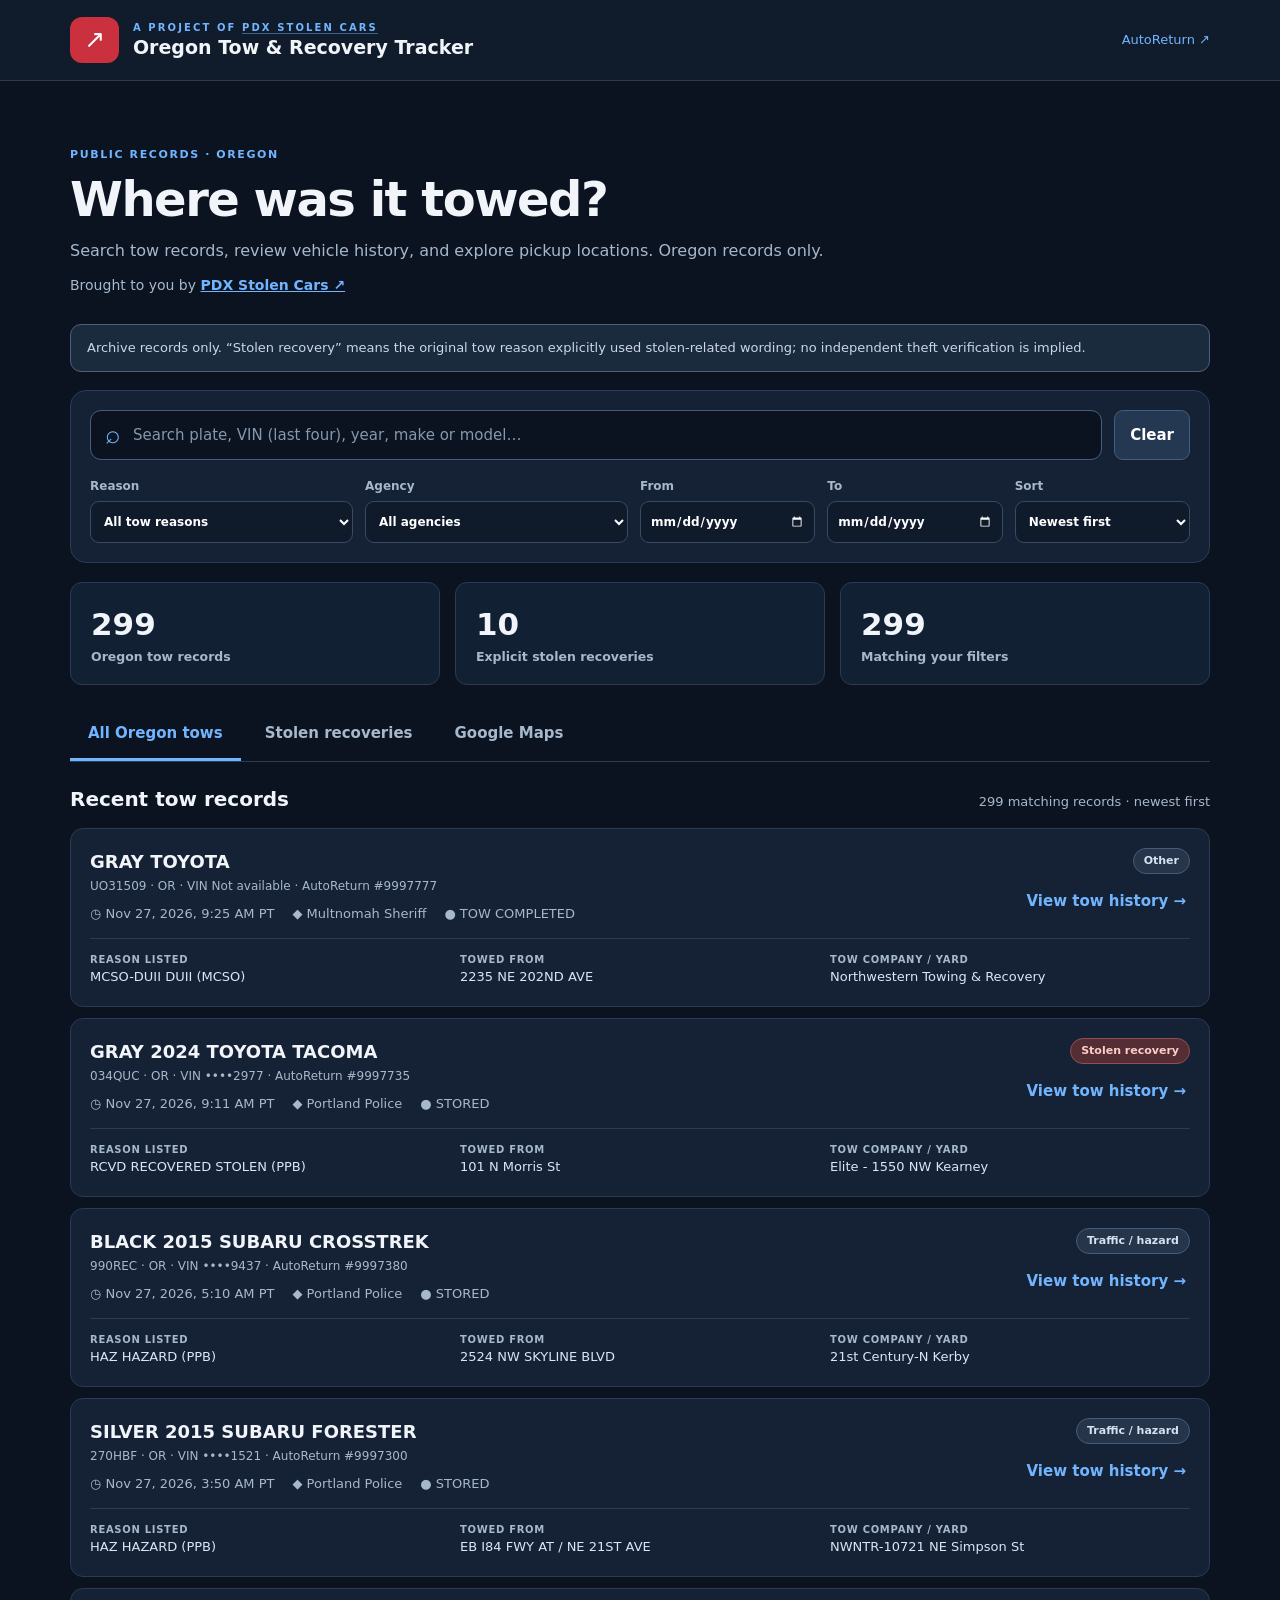
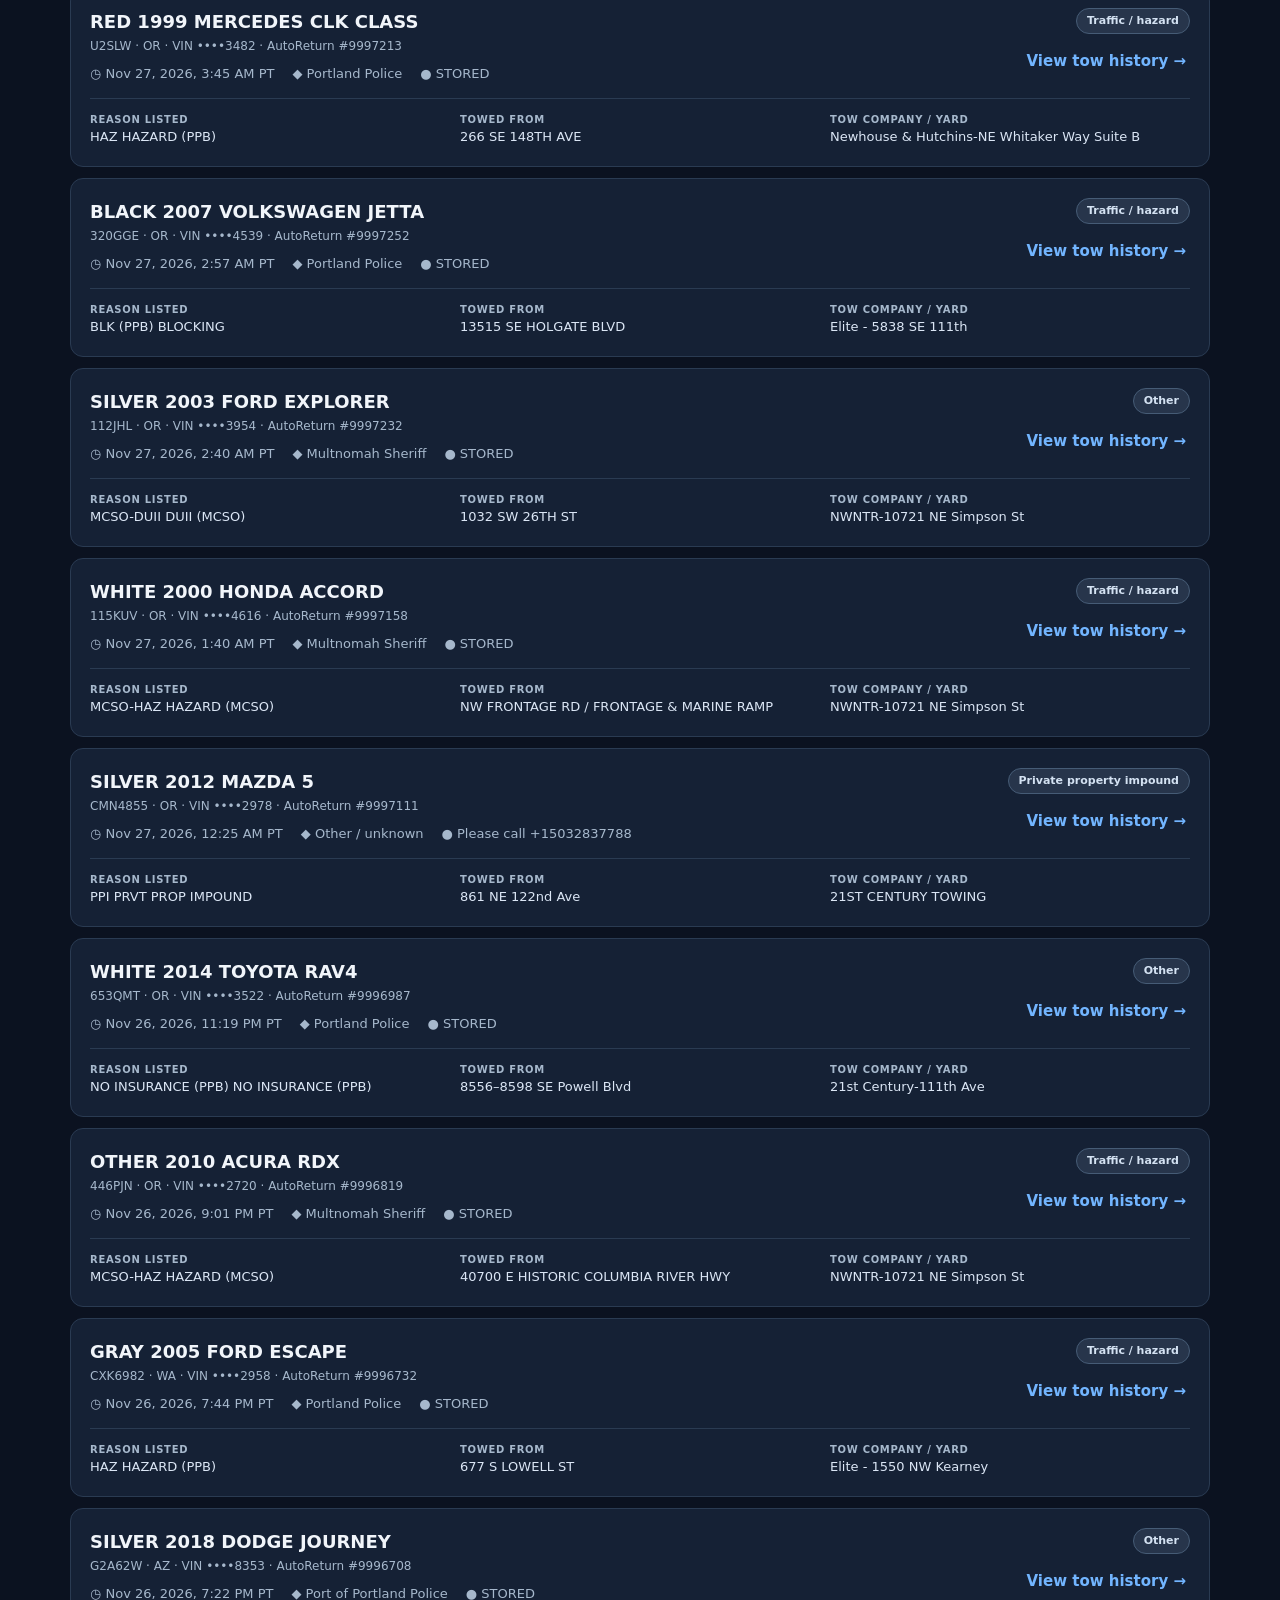
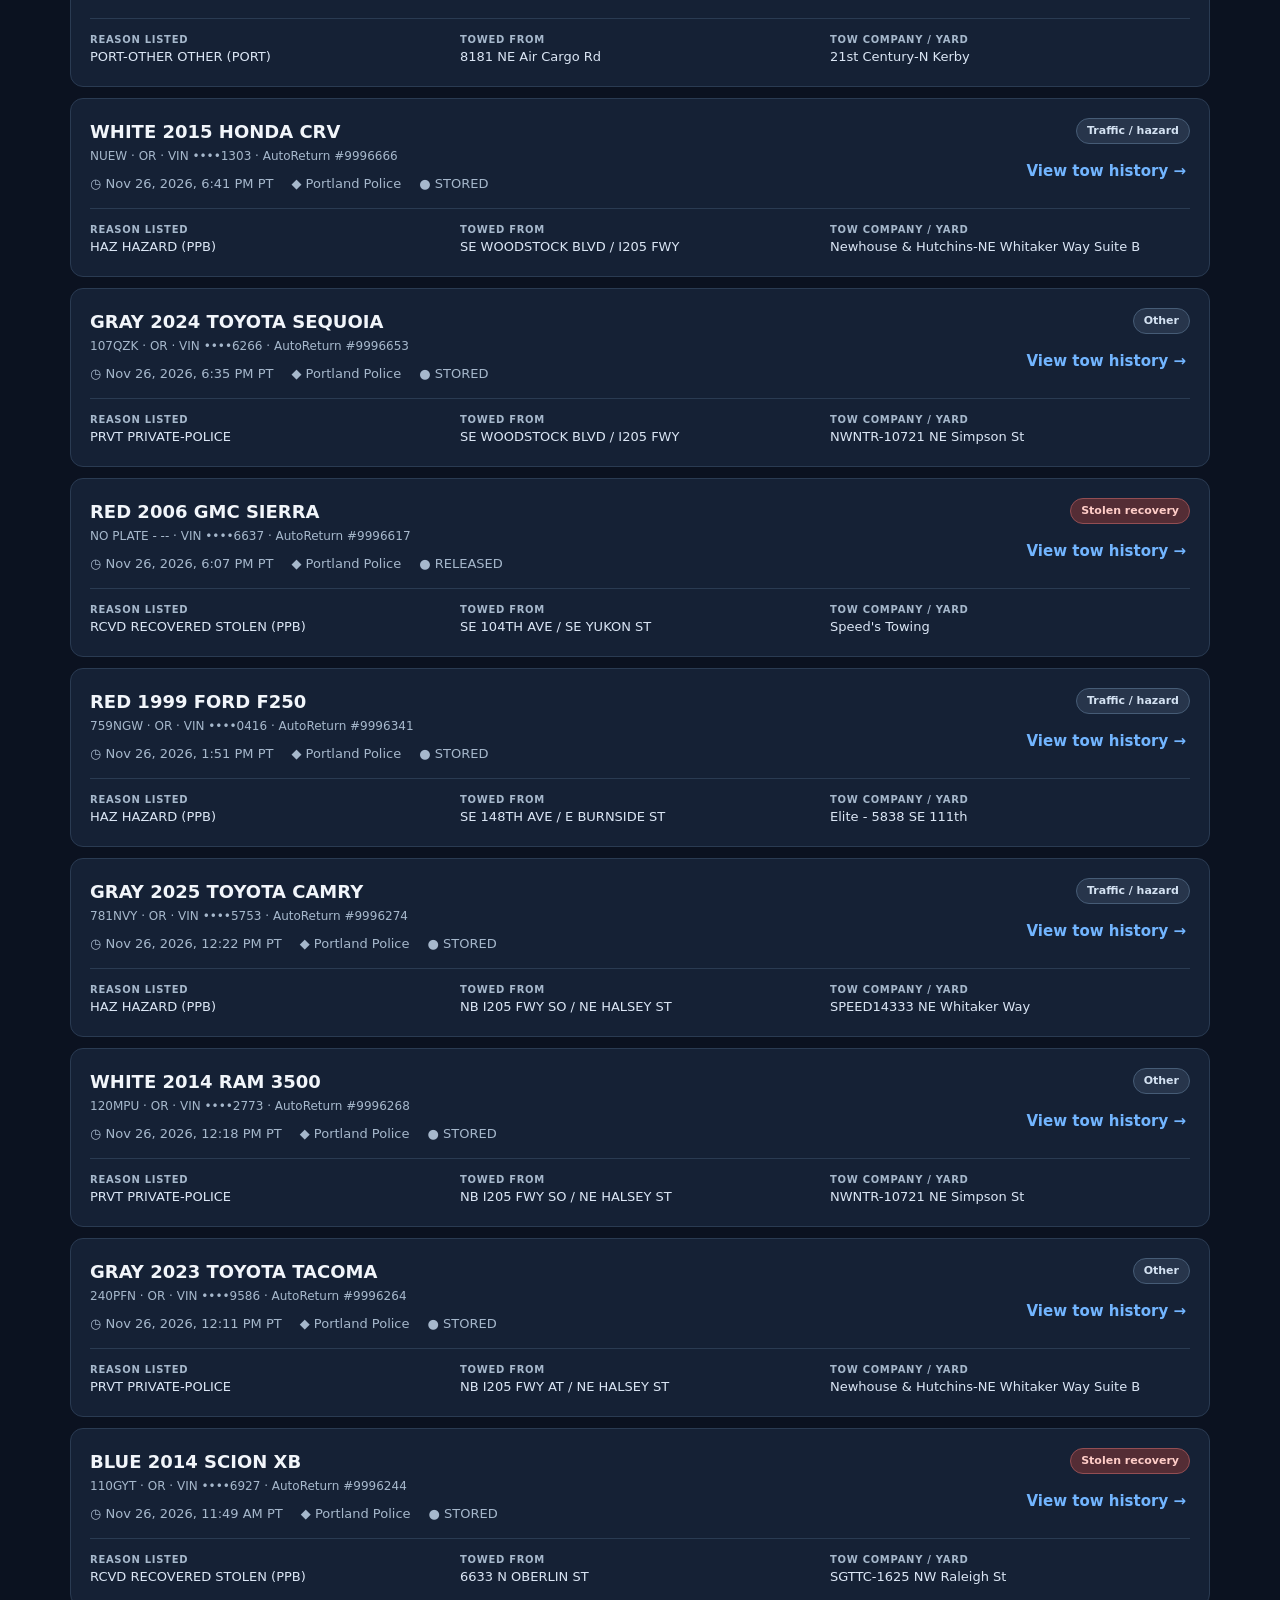
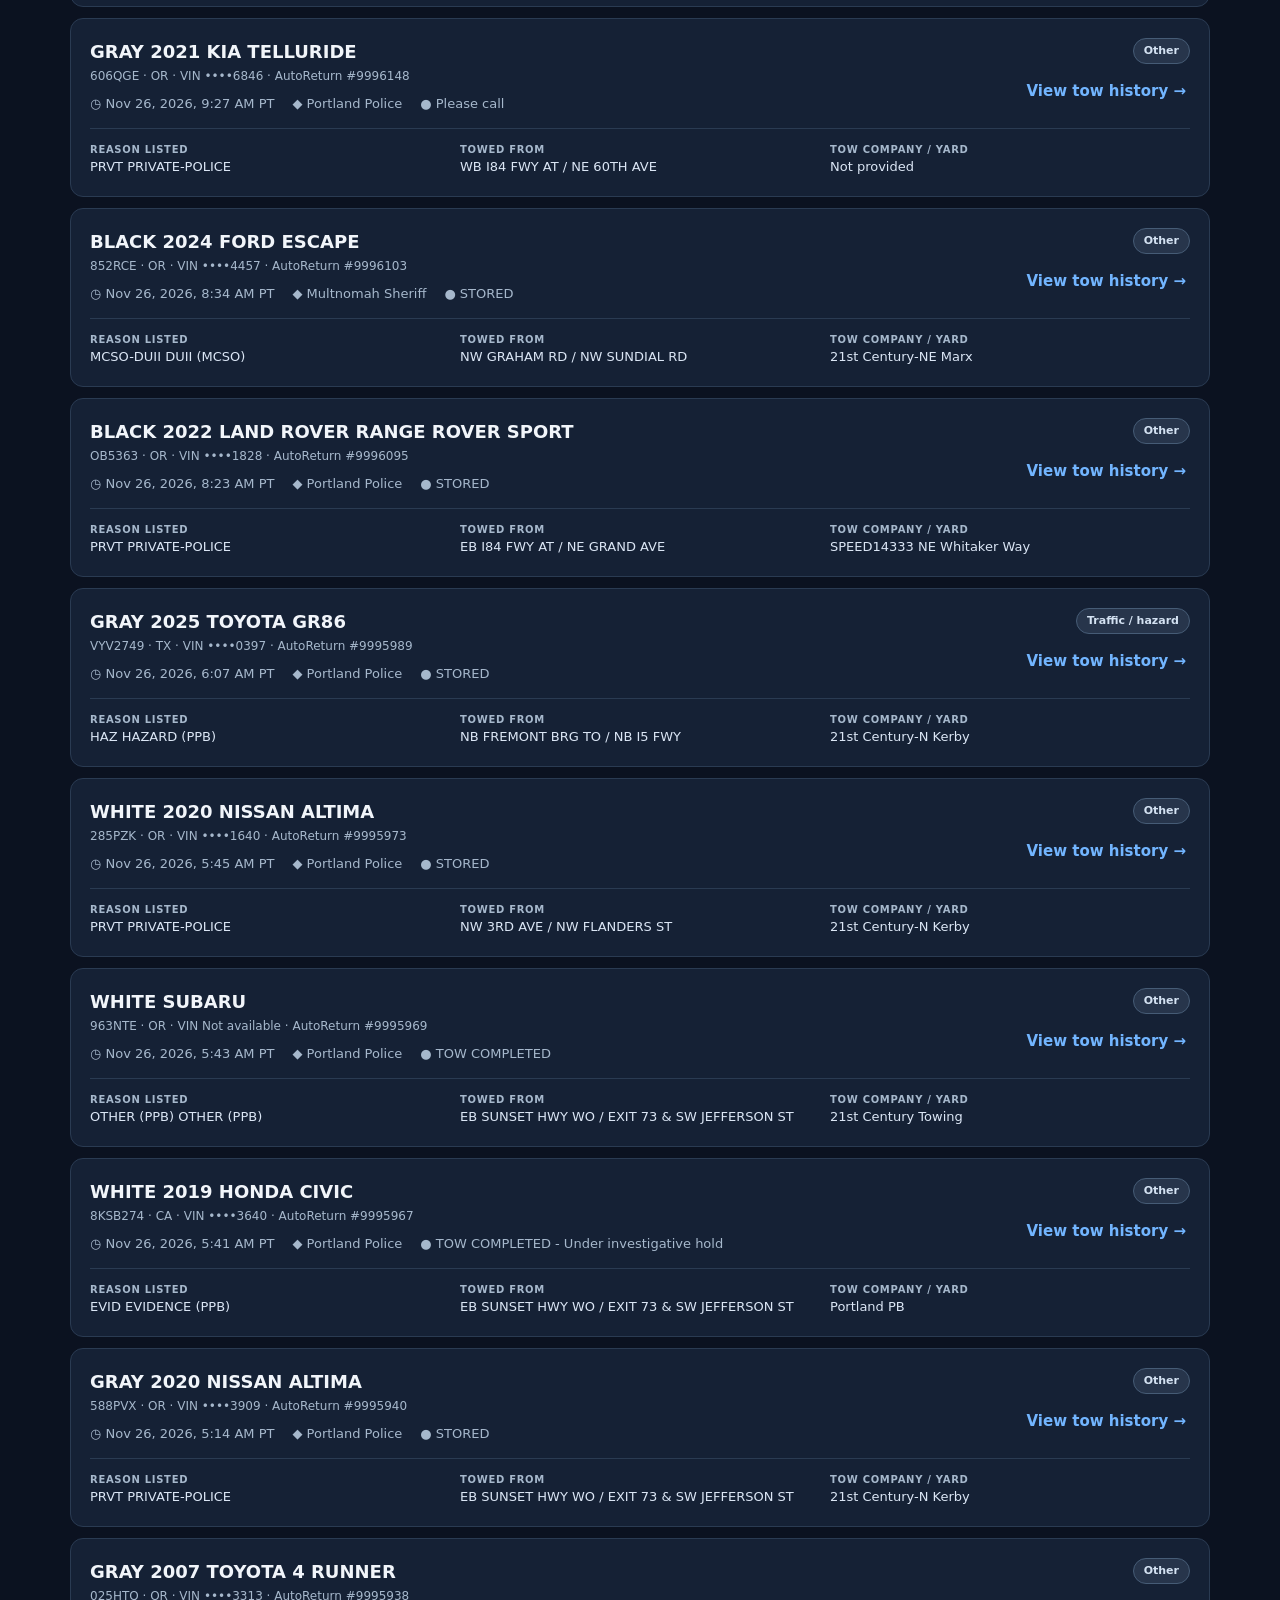
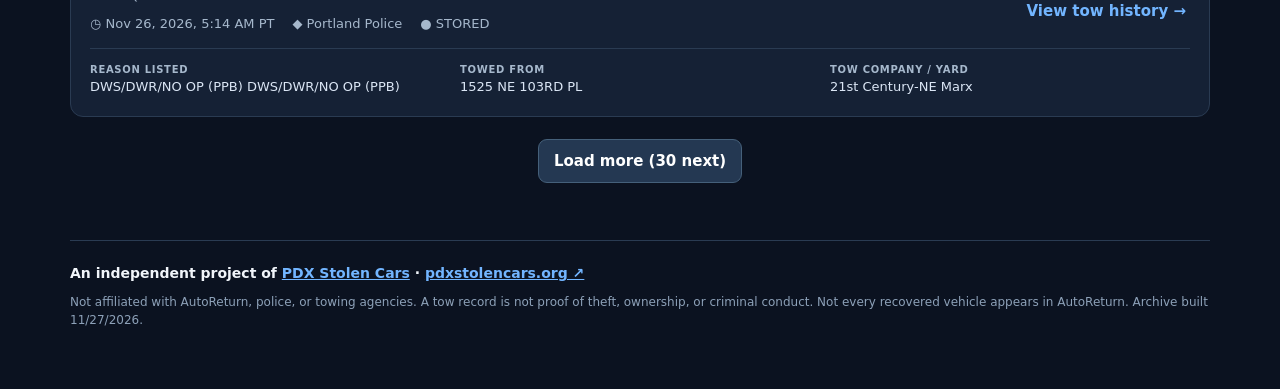
<file: site/index.html>
<!doctype html>
<html lang="en">
<head>
  <meta charset="utf-8">
  <meta name="viewport" content="width=device-width,initial-scale=1">
  <meta name="theme-color" content="#111b2a">
  <meta name="description" content="Oregon Tow & Recovery Tracker, a project of PDX Stolen Cars (pdxstolencars.org). Search Oregon tow records, vehicle history, and reported pickup locations.">
  <title>Oregon Tow & Recovery Tracker · A Project of PDX Stolen Cars</title>
  <link rel="stylesheet" href="assets/style.css">
  <style>
    /* Small attribution additions only; the site's existing styling remains intact. */
    .brand-overline a { color: inherit; text-decoration: none; border-bottom: 1px solid rgba(114,181,255,.45); }
    .brand-overline a:hover { border-bottom-color: currentColor; }
    .project-attribution { margin-top: 12px !important; font-size: 14px !important; }
    .project-attribution a { font-weight: 750; }
    .project-footer-credit { color: var(--txt); font-size: 14px; font-weight: 650; margin-bottom: 9px; }
    .project-footer-credit a { font-weight: 800; }
    .project-footer-note { margin: 0; }
  </style>
</head>
<body>
<div class="shell">
  <header class="topbar">
    <div class="brand">
      <span class="brand-icon">↗</span>
      <div>
        <span class="brand-overline">A PROJECT OF <a href="https://pdxstolencars.org/" target="_blank" rel="noopener noreferrer" aria-label="Visit PDX Stolen Cars website">PDX STOLEN CARS</a></span>
        <strong>Oregon Tow &amp; Recovery Tracker</strong>
      </div>
    </div>
    <a class="top-link" href="https://search.autoreturn.com/" target="_blank" rel="noopener noreferrer">AutoReturn ↗</a>
  </header>
  <main class="container">
    <div class="hero">
      <div class="hero-tag">PUBLIC RECORDS · OREGON</div>
      <h1>Where was it towed?</h1>
      <p>Search tow records, review vehicle history, and explore pickup locations. Oregon records only.</p>
      <p class="project-attribution">Brought to you by <a href="https://pdxstolencars.org/" target="_blank" rel="noopener noreferrer">PDX Stolen Cars ↗</a></p>
    </div>
    <div id="notice" class="notice" role="status">Loading available tow records…</div>
    <section class="search-panel" aria-label="Vehicle search and filters">
      <div class="search-row"><label for="q" class="visually-hidden">Search by license plate, VIN suffix, or vehicle</label><div class="search-field"><span>⌕</span><input id="q" autocomplete="off" placeholder="Search plate, VIN (last four), year, make or model…" /></div><button id="clear" class="secondary">Clear</button></div>
      <div class="filter-row">
        <label>Reason<select id="reason"><option value="all">All tow reasons</option><option value="stolen_recovery">Stolen recoveries</option><option value="needs_review">Needs review</option><option value="impound">Impound</option><option value="private_property">Private property impound</option><option value="parking">Parking / construction</option><option value="abandoned">Abandoned</option><option value="collision">Collision</option><option value="traffic">Traffic / hazard</option><option value="other">Other</option></select></label>
        <label>Agency<select id="agency"><option value="all">All agencies</option><option value="PPB">Portland Police (PPB)</option><option value="MCSO">Multnomah Sheriff (MCSO)</option><option value="TRIMET">TriMet / Transit Police</option><option value="PORT_POLICE">Port of Portland Police</option><option value="PBOT">PBOT</option><option value="OTHER">Other / unknown</option></select></label>
        <label>From<input id="from" type="date"></label><label>To<input id="to" type="date"></label>
        <label>Sort<select id="sort"><option value="newest">Newest first</option><option value="oldest">Oldest first</option></select></label>
      </div>
    </section>
    <section class="summary" aria-label="Data counts">
      <div><span id="countAll">0</span><small>Oregon tow records</small></div>
      <div><span id="countStolen">0</span><small>Explicit stolen recoveries</small></div>
      <div><span id="countMatches">0</span><small>Matching your filters</small></div>
    </section>
    <nav class="tabs" aria-label="Views"><button data-tab="all" class="active">All Oregon tows</button><button data-tab="stolen">Stolen recoveries</button><button data-tab="map">Google Maps</button></nav>
    <div id="resultsView"><div class="result-heading"><h2 id="resultTitle">Recent tow records</h2><span id="resultDescription"></span></div><div id="records" class="records"></div><div class="pager"><button id="more" class="secondary" hidden>Load more records</button></div></div>
    <div id="mapView" hidden><div class="result-heading"><h2>Tow pickup locations</h2><span>Maps show the reported “Towed From” location—not the storage lot or original theft location.</span></div><div id="map" class="map-frame" aria-label="Map of tow pickup locations"></div><div id="mapFallback" class="map-fallback"></div></div>
    <footer>
      <div class="project-footer-credit">An independent project of <a href="https://pdxstolencars.org/" target="_blank" rel="noopener noreferrer">PDX Stolen Cars</a> · <a href="https://pdxstolencars.org/" target="_blank" rel="noopener noreferrer">pdxstolencars.org ↗</a></div>
      <p class="project-footer-note">Not affiliated with AutoReturn, police, or towing agencies. A tow record is not proof of theft, ownership, or criminal conduct. Not every recovered vehicle appears in AutoReturn. <span id="updated"></span></p>
    </footer>
  </main>
</div>
<div id="detailModal" class="modal" hidden><div class="modal-backdrop" data-close="true"></div><section class="modal-card" role="dialog" aria-modal="true" aria-labelledby="detailTitle"><div class="modal-top"><span class="eyebrow" id="detailTitle">VEHICLE TOW HISTORY</span><button id="closeDetail" class="close" aria-label="Close vehicle history">×</button></div><div id="detailContent"></div></section></div>
<script src="config.js"></script><script src="assets/app.js" defer></script>
</body>
</html>
</file>
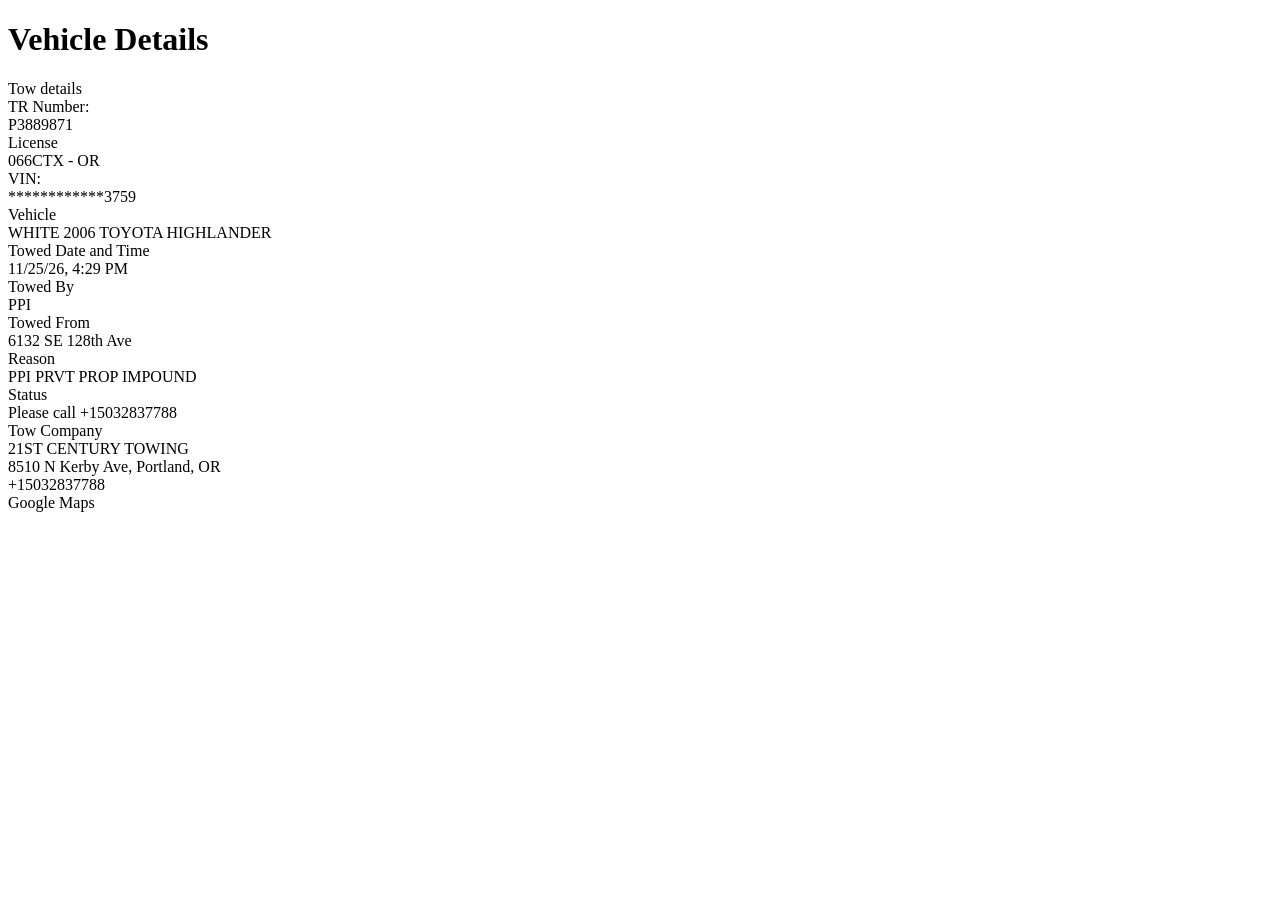
<file: tests/fixtures/oregon_private_property.html>
<!doctype html><html><body><h1>Vehicle Details</h1><div>Tow details</div>
<div>TR Number:</div><div>P3889871</div>
<div>License</div><div>066CTX - OR</div>
<div>VIN:</div><div>************3759</div>
<div>Vehicle</div><div>WHITE 2006 TOYOTA HIGHLANDER</div>
<div>Towed Date and Time</div><div>11/25/26, 4:29 PM</div>
<div>Towed By</div><div>PPI</div>
<div>Towed From</div><div>6132 SE 128th Ave</div>
<div>Reason</div><div>PPI PRVT PROP IMPOUND</div>
<div>Status</div><div>Please call +15032837788</div>
<div>Tow Company</div><div>21ST CENTURY TOWING</div>
<div>8510 N Kerby Ave, Portland, OR</div>
<div>+15032837788</div><div>Google Maps</div></body></html>
</file>
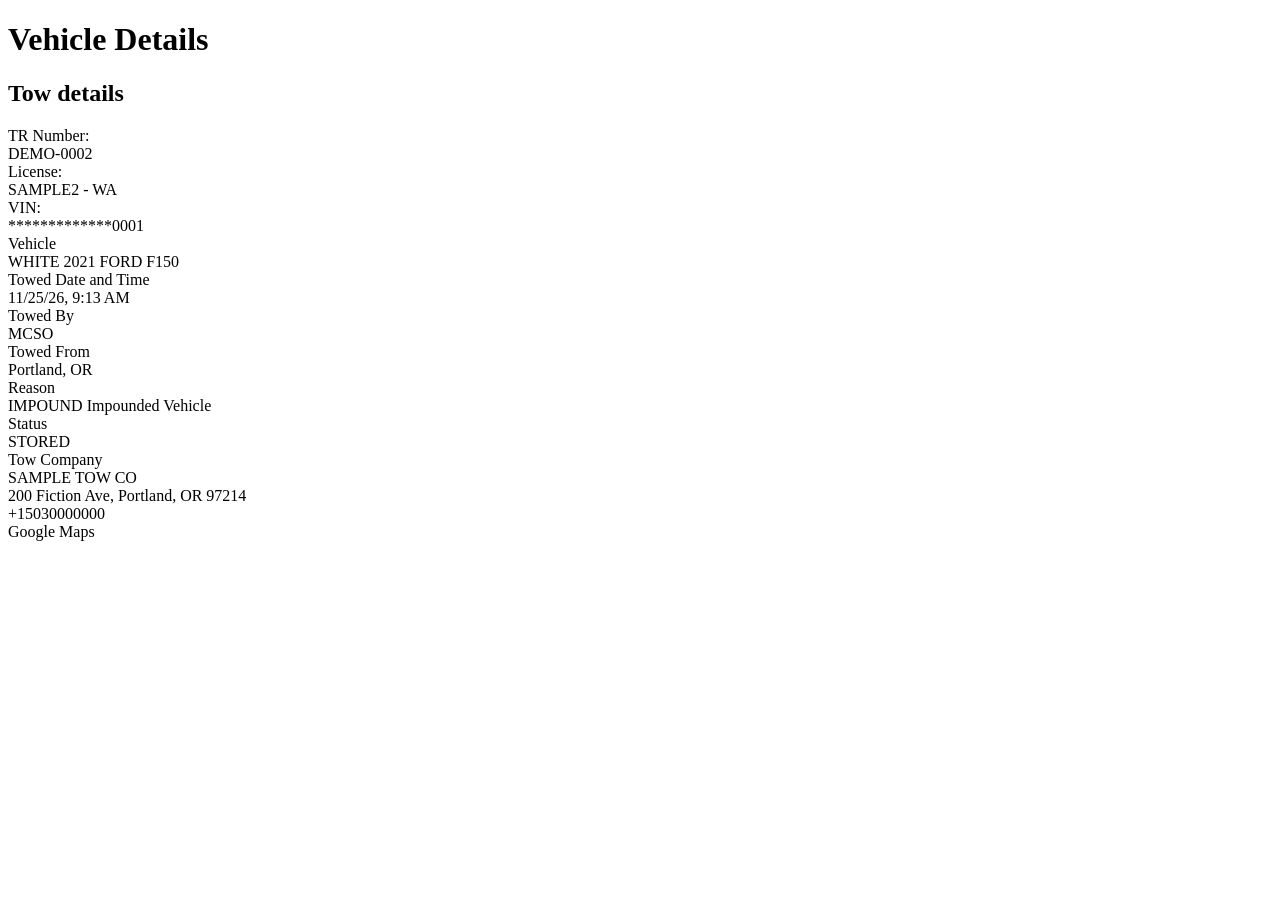
<file: tests/fixtures/oregon_strings.html>
<!DOCTYPE html><html><body><h1>Vehicle Details</h1><h2>Tow details</h2>
<div class="row"><div>TR Number:</div><div>DEMO-0002</div></div>
<div class="row"><div>License:</div><div>SAMPLE2 - WA</div></div>
<div class="row"><div>VIN:</div><div>*************0001</div></div>
<div class="row"><div>Vehicle</div><div>WHITE 2021 FORD F150</div></div>
<div class="row"><div>Towed Date and Time</div><div>11/25/26, 9:13 AM</div></div>
<div class="row"><div>Towed By</div><div>MCSO</div></div>
<div class="row"><div>Towed From</div><div>Portland, OR</div></div>
<div class="row"><div>Reason</div><div>IMPOUND Impounded Vehicle</div></div>
<div class="row"><div>Status</div><div>STORED</div></div>
<div class="row"><div>Tow Company</div><div>SAMPLE TOW CO<br>200 Fiction Ave, Portland, OR 97214<br>+15030000000<br>Google Maps</div></div>
</body></html>
</file>
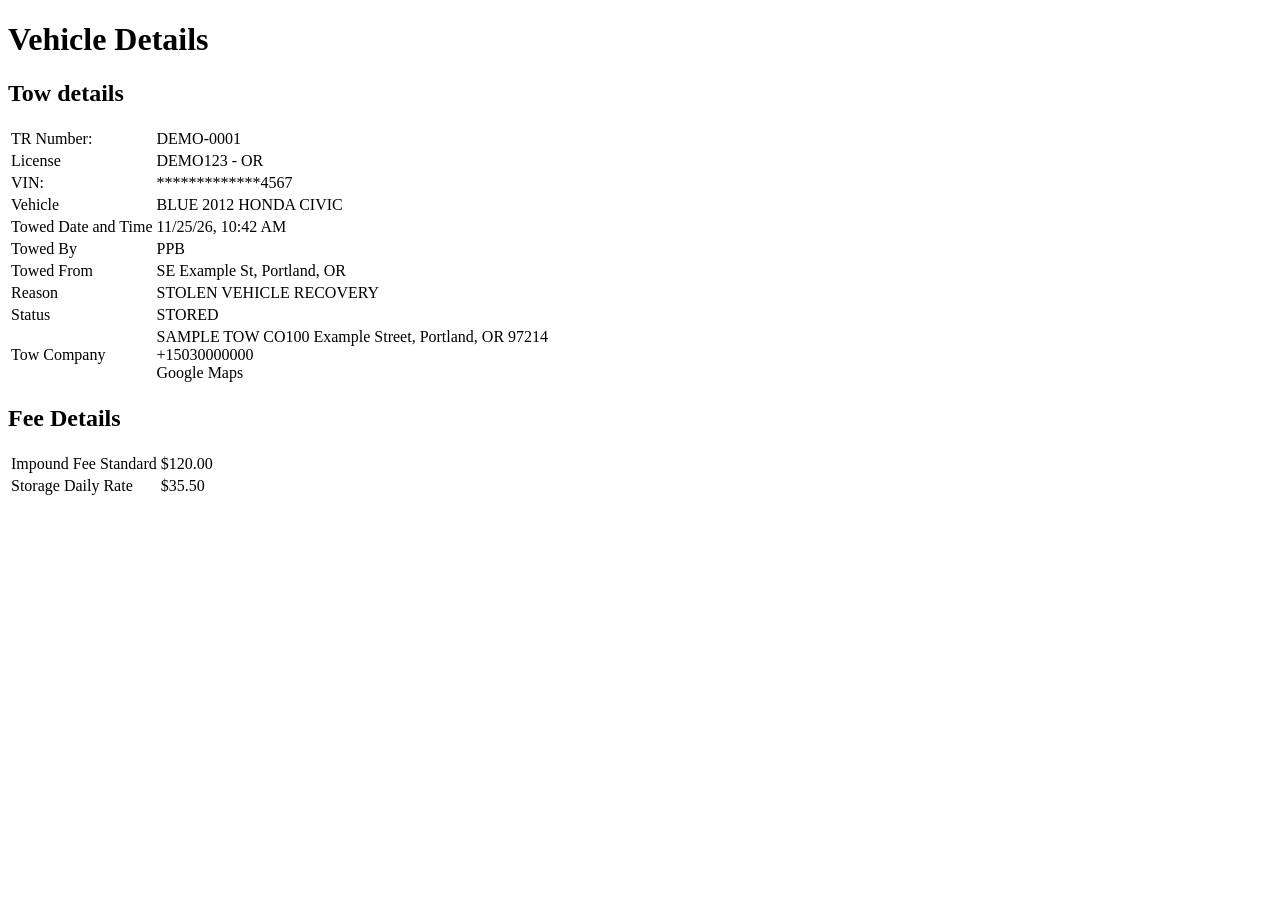
<file: tests/fixtures/oregon_table.html>
<!DOCTYPE html><html><body><h1>Vehicle Details</h1><h2>Tow details</h2>
<table>
<tr><td>TR Number:</td><td>DEMO-0001</td></tr>
<tr><td>License</td><td>DEMO123 - OR</td></tr>
<tr><td>VIN:</td><td>*************4567</td></tr>
<tr><td>Vehicle</td><td>BLUE 2012 HONDA CIVIC</td></tr>
<tr><td>Towed Date and Time</td><td>11/25/26, 10:42 AM</td></tr>
<tr><td>Towed By</td><td>PPB</td></tr>
<tr><td>Towed From</td><td>SE Example St, Portland, OR</td></tr>
<tr><td>Reason</td><td>STOLEN VEHICLE RECOVERY</td></tr>
<tr><td>Status</td><td>STORED</td></tr>
<tr><td>Tow Company</td><td>SAMPLE TOW CO<br<br>100 Example Street, Portland, OR 97214
<br>+15030000000<br><a>Google Maps</a></td></tr>
</table>
<h2>Fee Details</h2>
<table><tr><td>Impound Fee Standard</td><td>$120.00</td></tr>
<tr><td>Storage Daily Rate</td><td>$35.50</td></tr></table>
</body></html>
</file>
<file: site/assets/style.css>
:root{color-scheme:dark;--bg:#0b1220;--panel:#152135;--panel2:#192840;--stroke:#2a3b52;--txt:#f1f5fa;--muted:#a6b8cc;--blue:#72b5ff;--red:#ff8b80;--green:#76d9b3;--orange:#ffce82;font:15px/1.5 system-ui,-apple-system,Segoe UI,sans-serif}*{box-sizing:border-box}body{background:var(--bg);color:var(--txt);margin:0}.shell{min-height:100vh}.container{max-width:1180px;padding:28px 20px 60px;margin:0 auto}a{color:var(--blue)}button,input,select{font:inherit}button{cursor:pointer}button:focus-visible,input:focus-visible,select:focus-visible,a:focus-visible{outline:2px solid var(--blue);outline-offset:2px}.topbar{display:flex;align-items:center;justify-content:space-between;gap:15px;padding:17px max(20px,calc((100% - 1140px)/2));border-bottom:1px solid var(--stroke);background:#101b2b}.brand{display:flex;align-items:center;gap:14px}.brand-icon{background:#cb303f;font-size:25px;border-radius:12px;padding:4px 14px;color:white}.brand strong{display:block;line-height:1.3;font-size:19px}.brand-overline{display:block;color:var(--blue);letter-spacing:2.1px;font-size:10px;font-weight:800}.top-link{text-decoration:none;font-size:13px;white-space:nowrap}.hero{padding:38px 0 28px}.hero-tag,.eyebrow{color:var(--blue);letter-spacing:1.6px;font-weight:800;font-size:11px}h1{font-size:clamp(30px,4.5vw,48px);letter-spacing:-1.5px;line-height:1.15;margin:9px 0 12px}h2{font-size:20px;margin:0}.hero p{color:var(--muted);margin:0;font-size:16px}.notice{border:1px solid #4d5f78;color:#cbd7e6;background:#1b2b3e;padding:13px 16px;border-radius:11px;margin-bottom:18px;font-size:13px}.notice.demo{border-color:#7b6035;background:#282437;color:#ffdba2}.search-panel{border:1px solid var(--stroke);border-radius:16px;background:var(--panel);padding:19px}.search-row{display:flex;gap:12px}.search-field{border:1px solid #475d78;border-radius:11px;background:var(--bg);display:flex;align-items:center;flex:1;gap:10px;padding:0 14px}.search-field span{font-size:26px;color:var(--blue)}input:not([type=date]){width:100%;border:0;outline:0;background:transparent;color:white;padding:13px 2px;min-width:0}input::placeholder{color:#8498ad}.secondary{background:#243852;color:white;border:1px solid #45607a;border-radius:9px;padding:10px 15px;font-weight:650}.secondary:hover{background:#31506e}.filter-row{display:grid;grid-template-columns:1.5fr 1.5fr 1fr 1fr 1fr;gap:12px;margin-top:17px}.filter-row label{font-size:12px;color:var(--muted);font-weight:700}.filter-row input,.filter-row select{display:block;background:#0f1a2a;border:1px solid #374b63;border-radius:9px;color:white;width:100%;margin-top:6px;padding:10px 9px;min-width:0;min-height:42px}.summary{display:grid;grid-template-columns:repeat(3,1fr);gap:15px;margin:19px 0 24px}.summary>div{background:#122034;border:1px solid var(--stroke);border-radius:12px;padding:18px 20px}.summary span{display:block;font-size:31px;font-weight:800;font-variant-numeric:tabular-nums}.summary small{display:block;color:var(--muted);font-weight:600}.tabs{display:flex;border-bottom:1px solid var(--stroke);gap:6px;overflow:auto}.tabs button{background:transparent;color:var(--muted);border:0;border-bottom:3px solid transparent;padding:13px 18px;font-weight:750;white-space:nowrap}.tabs button.active{color:var(--blue);border-color:var(--blue)}.result-heading{display:flex;align-items:baseline;justify-content:space-between;gap:14px;margin:22px 0 14px}.result-heading span{color:var(--muted);font-size:13px}.records{display:grid;gap:11px}.record{background:var(--panel);border:1px solid var(--stroke);border-radius:13px;padding:19px;display:grid;grid-template-columns:minmax(0,1fr) auto;gap:8px 22px}.record-title{font-size:18px;font-weight:800;margin:0}.record-title small{font-weight:500;font-size:12px;color:var(--muted);display:block;margin-top:2px}.record-meta{color:var(--muted);font-size:13px;margin-top:9px;display:flex;gap:11px 18px;flex-wrap:wrap}.record-actions{display:flex;flex-direction:column;align-items:flex-end;gap:12px}.pill{display:inline-block;background:#27354b;border:1px solid #465c76;color:#d4e2f2;border-radius:50px;padding:4px 10px;font-size:11px;font-weight:800;white-space:nowrap}.pill.stolen_recovery{background:#542d35;color:#ffcdc8;border-color:#934e53}.pill.needs_review{color:#ffdf9b}.pill.parking{color:#c3dbfb}.record-actions button{color:var(--blue);border:none;background:transparent;font-weight:750;padding:4px}.record-data{font-size:13px;color:#dbe6f5;grid-column:1 / -1;display:grid;grid-template-columns:repeat(3,1fr);gap:10px;margin-top:7px;padding-top:13px;border-top:1px solid var(--stroke)}.record-data strong{font-size:10px;color:var(--muted);display:block;letter-spacing:.7px;text-transform:uppercase}.empty{color:var(--muted);border:1px dashed var(--stroke);padding:45px;text-align:center;border-radius:12px}.pager{text-align:center;padding:22px}.map-frame{height:500px;border-radius:14px;background:#142236;border:1px solid var(--stroke);overflow:hidden}.map-fallback{color:var(--muted);margin:15px 0}.map-link-row{padding:10px 0;border-bottom:1px solid var(--stroke)}.map-message{height:100%;display:flex;flex-direction:column;align-items:center;justify-content:center;text-align:center;padding:35px}.map-message strong{font-size:21px}.map-message p{max-width:520px;color:var(--muted)}footer{border-top:1px solid var(--stroke);color:#8da1b8;font-size:12px;margin-top:35px;padding-top:22px}.modal{position:fixed;inset:0;z-index:50;display:grid;place-items:center}.modal[hidden],#mapView[hidden],#resultsView[hidden]{display:none}.modal-backdrop{position:absolute;inset:0;background:#03070bbb;backdrop-filter:blur(3px)}.modal-card{position:relative;max-height:92vh;overflow:auto;width:min(750px,calc(100% - 30px));background:#132238;border:1px solid #445875;border-radius:18px;padding:22px;box-shadow:0 25px 75px #0008}.modal-top{display:flex;justify-content:space-between;align-items:center}.close{color:white;font-size:28px;background:transparent;border:none}.detail-title{margin:8px 0 0;font-size:26px}.detail-subtitle{color:var(--muted);margin:5px 0 17px}.detail-stats{display:grid;grid-template-columns:repeat(3,1fr);gap:10px;margin:10px 0 24px}.detail-stats div{padding:11px;border:1px solid var(--stroke);border-radius:8px}.detail-stats strong{font-size:21px;display:block}.detail-stats span{font-size:11px;color:var(--muted)}.timeline{border-left:2px solid #526880;margin-left:7px;padding-left:22px}.timeline-item{position:relative;border:1px solid var(--stroke);border-radius:10px;padding:12px;margin:0 0 15px}.timeline-item:before{content:'';position:absolute;left:-29px;top:15px;width:10px;height:10px;border-radius:50%;background:var(--blue);border:2px solid var(--bg)}.timeline-item p{margin:7px 0;color:#c0d2e4;font-size:13px}.muted{color:var(--muted)}.fine{font-size:12px;color:var(--muted)}.visually-hidden{position:absolute;width:1px;height:1px;padding:0;margin:-1px;overflow:hidden;clip:rect(0,0,0,0);white-space:nowrap;border:0}@media(max-width:760px){.filter-row{grid-template-columns:repeat(2,minmax(0,1fr))}.summary{gap:7px}.summary>div{padding:12px}.summary span{font-size:25px}.summary small{font-size:11px}.record{grid-template-columns:1fr}.record-actions{flex-direction:row;align-items:center;justify-content:space-between}.record-data{grid-template-columns:1fr 1fr}.result-heading{display:block}.result-heading span{display:block;margin-top:6px}.topbar{padding:14px}.brand strong{font-size:15px}.top-link{font-size:11px}.search-row{flex-wrap:wrap}.search-row .secondary{flex:0 0 100%}}@media(max-width:410px){.filter-row{grid-template-columns:1fr 1fr}.record-data{grid-template-columns:1fr}.brand-icon{display:none}.modal-card{padding:14px}}
</file>
